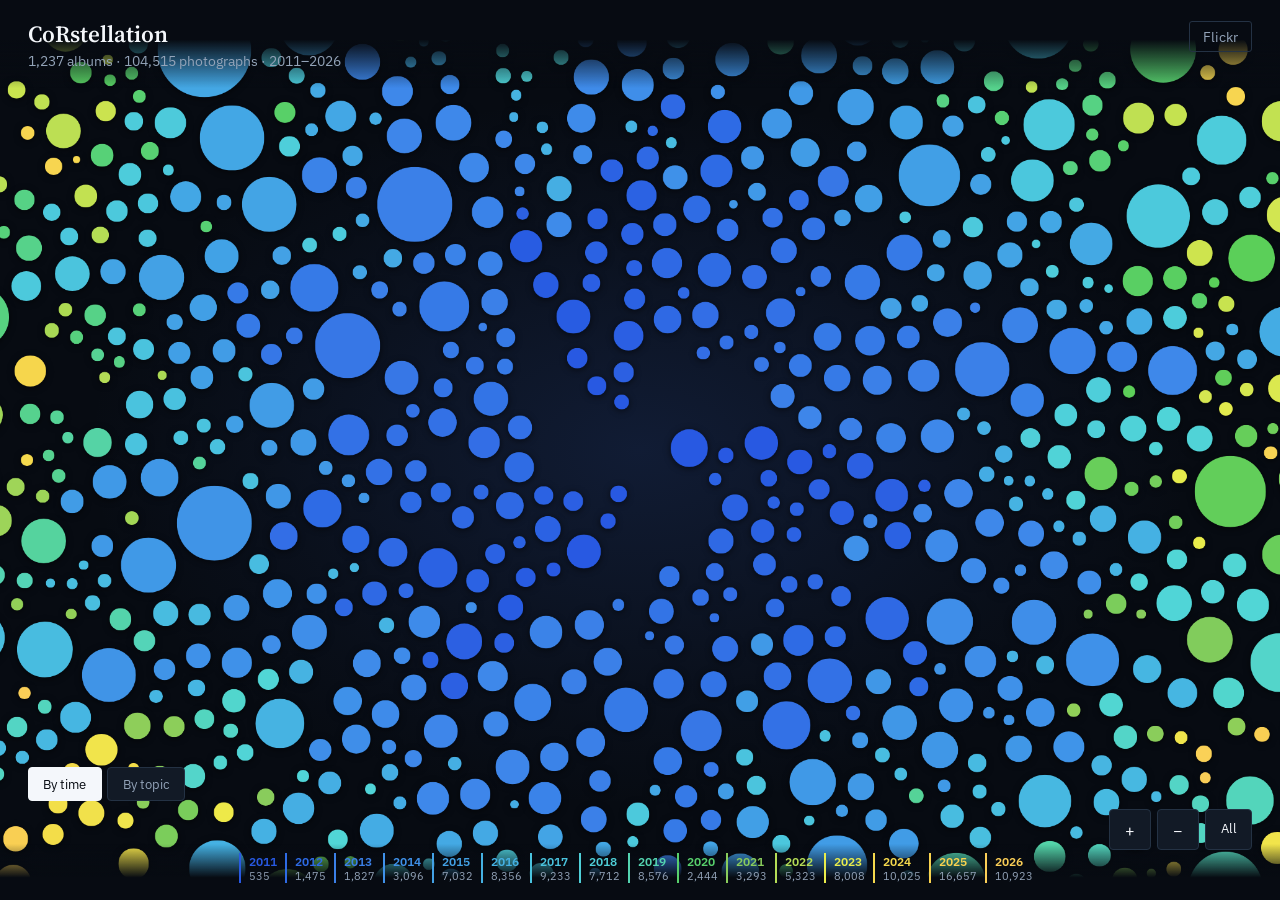
<file: index.html>
<!DOCTYPE html>
<html lang="en">
<head>
<meta charset="utf-8">
<meta name="viewport" content="width=device-width, initial-scale=1, user-scalable=no">
<title>CoRstellation — fifteen years of CoR in pictures</title>
<link rel="preconnect" href="https://fonts.googleapis.com">
<link rel="preconnect" href="https://fonts.gstatic.com" crossorigin>
<link href="https://fonts.googleapis.com/css2?family=IBM+Plex+Sans:wght@400;500;600&family=Source+Serif+4:opsz,wght@8..60,400;8..60,600&display=swap" rel="stylesheet">
<link rel="stylesheet" href="assets/corstellation.css">
</head>
<body>

<!-- ---------------------------------------------------------------------
     The galaxy
     ------------------------------------------------------------------ -->
<div id="stage"><div id="world"></div></div>

<header>
  <div>
    <h1>CoRstellation</h1>
    <p class="sub" id="sub">loading…</p>
  </div>
  <nav>
    <a href="https://www.flickr.com/photos/cor-photos/albums" target="_blank" rel="noopener">Flickr</a>
  </nav>
</header>

<div id="topicLabels" hidden></div>
<div id="tip" hidden></div>

<div id="modes" role="group" aria-label="Layout">
  <button id="byTime"  aria-pressed="true">By time</button>
  <button id="byTopic" aria-pressed="false">By topic</button>
</div>
<div id="years" aria-hidden="true"></div>

<div id="hud">
  <button id="zoomIn"  aria-label="Zoom in">+</button>
  <button id="zoomOut" aria-label="Zoom out">−</button>
  <button id="showAll">All</button>
</div>

<p id="hint">drag anywhere to move · keep zooming on an album to enter it · zoom out to come back</p>
<p id="notice" hidden></p>

<!-- ---------------------------------------------------------------------
     Inside an album
     ------------------------------------------------------------------ -->
<section id="album" hidden>
  <header class="abar">
    <button id="back">← Back</button>
    <div>
      <h2 id="aTitle"></h2>
      <p id="aMeta"></p>
    </div>
    <a id="aFlickr" target="_blank" rel="noopener">Open on Flickr</a>
  </header>
  <div id="pstage"><div id="pworld"></div></div>
  <p id="aMore" hidden></p>
</section>

<!-- ---------------------------------------------------------------------
     One photograph, large
     ------------------------------------------------------------------ -->
<div id="light" hidden>
  <button id="lightClose" aria-label="Close">×</button>
  <button id="lightPrev"  aria-label="Previous">‹</button>
  <img id="lightImg" alt="">
  <button id="lightNext"  aria-label="Next">›</button>
  <p id="lightCap"></p>
</div>

<!-- Public Flickr application key of the CoR. It identifies the application
     and grants no write access. The application secret is not here and is not
     needed to read public photographs. -->
<script>window.FLICKR_KEY = "7ffcea1edea88202e277b41b0f0e2971";</script>
<script src="data/albums.js"></script>
<script src="data/topics.js"></script>
<script src="assets/corstellation.js"></script>
</body>
</html>
</file>
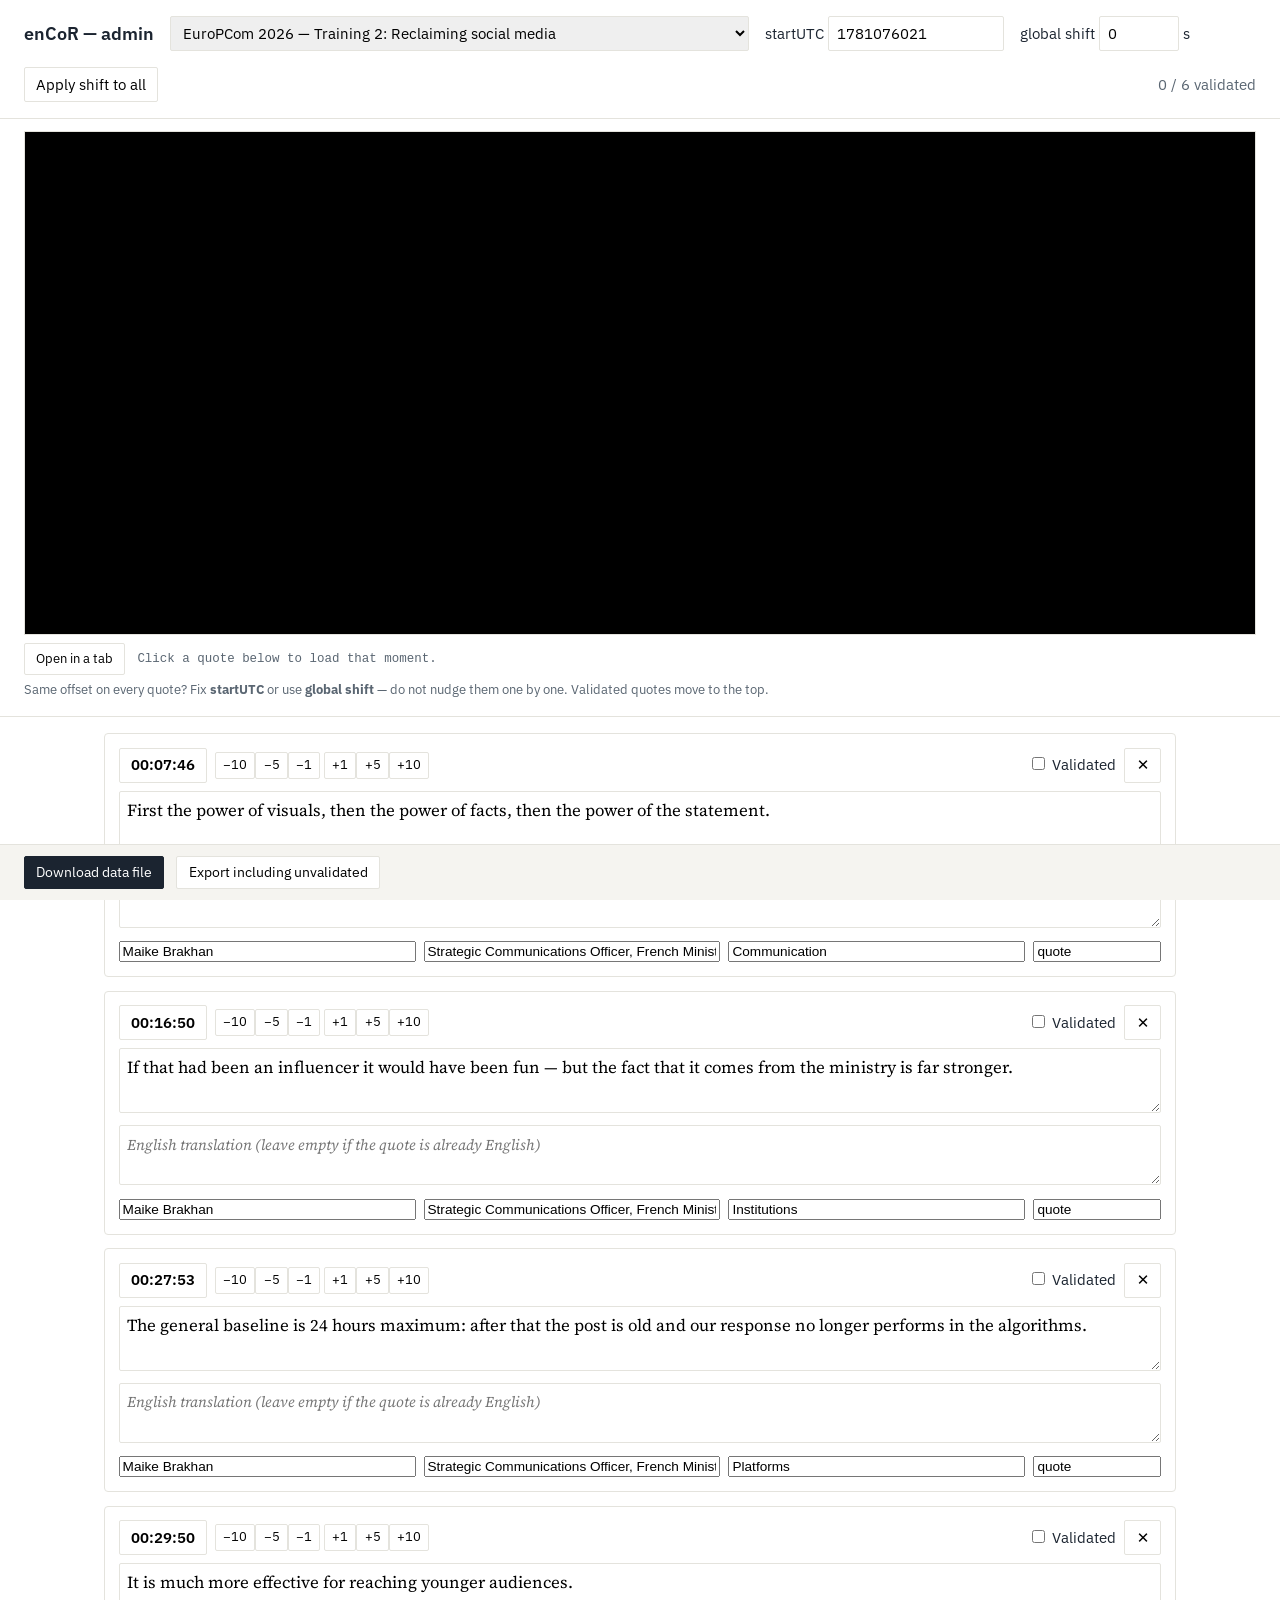
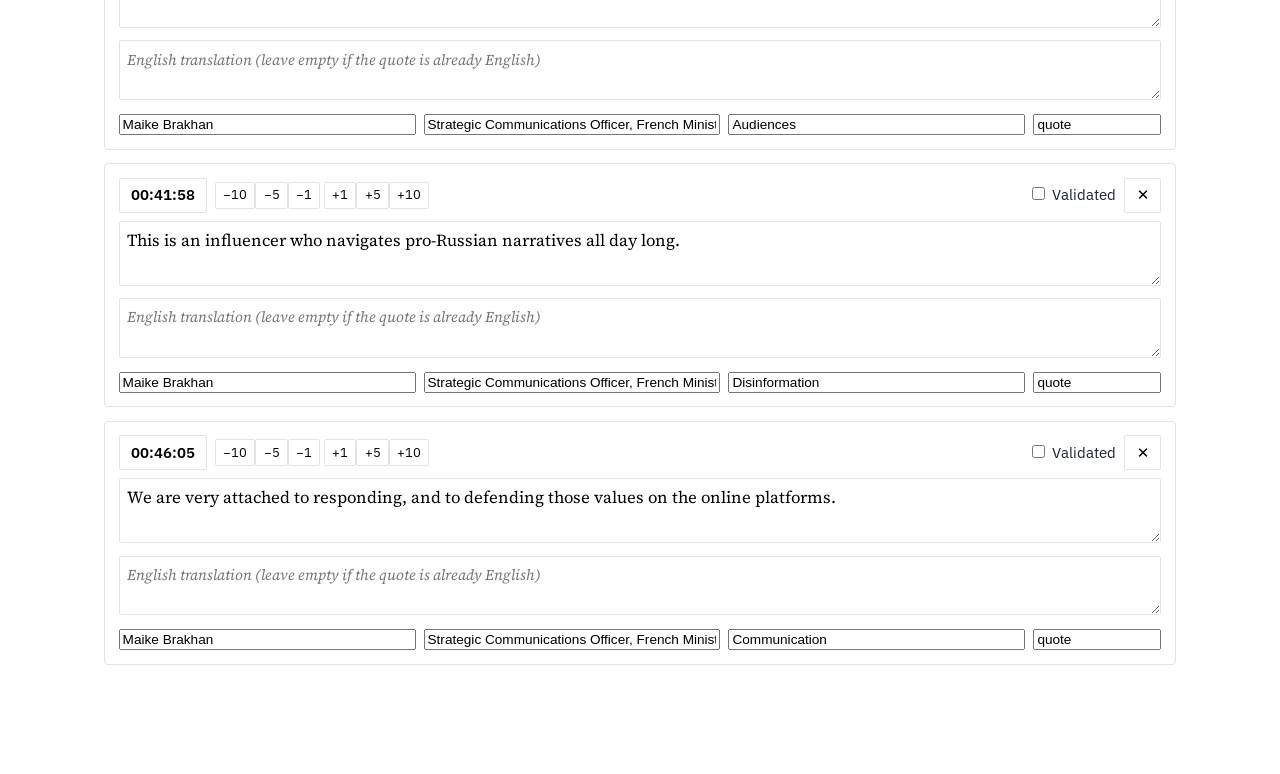
<file: admin.html>
<!DOCTYPE html>
<html lang="en">
<head>
<meta charset="utf-8">
<meta name="viewport" content="width=device-width, initial-scale=1">
<title>enCoR — admin</title>
<link rel="preconnect" href="https://fonts.googleapis.com">
<link rel="preconnect" href="https://fonts.gstatic.com" crossorigin>
<link href="https://fonts.googleapis.com/css2?family=IBM+Plex+Sans:wght@400;500;600&family=Source+Serif+4:opsz,wght@8..60,400;8..60,600&display=swap" rel="stylesheet">
<link rel="stylesheet" href="assets/admin.css">
</head>

</head>
<body>
<header>
  <h1>enCoR — admin</h1>
  <select id="sess"></select>
  <label>startUTC <input type="number" id="startUTC" style="width:11rem"></label>
  <label>global shift <input type="number" id="shift" value="0" style="width:5rem"> s</label>
  <button id="applyShift">Apply shift to all</button>
  <span id="counter" style="margin-left:auto;color:var(--soft)"></span>
</header>

<div class="player">
  <iframe id="frame" title="Session player"></iframe>
  <div class="playerbar">
    <button id="openTab">Open in a tab</button>
    <code id="frameHint">Click a quote below to load that moment.</code>
  </div>
  <p class="hint">Same offset on every quote? Fix <b>startUTC</b> or use <b>global shift</b> — do not nudge them one by one. Validated quotes move to the top.</p>
</div>

<div class="list" id="list"></div>

<div class="bar">
  <button class="primary" id="export">Download data file</button>
  <button id="exportAll">Export including unvalidated</button>
  <span id="status" style="color:var(--soft)"></span>
</div>

<script src="data/index.js"></script>
<script src="assets/admin.js"></script>
</body>
</html>
</file>
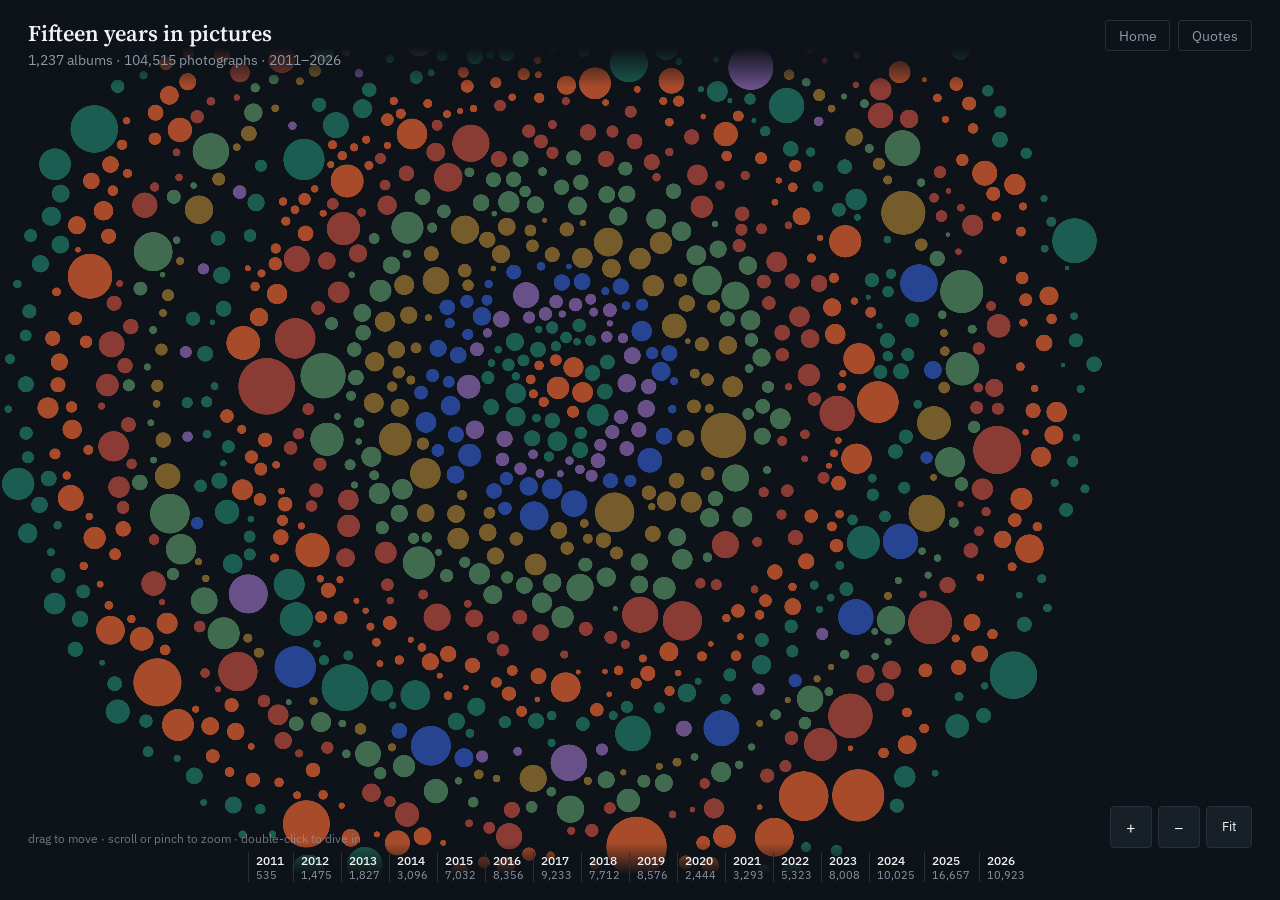
<file: albums.html>
<!DOCTYPE html>
<html lang="en">
<head>
<meta charset="utf-8">
<meta name="viewport" content="width=device-width, initial-scale=1, user-scalable=no">
<title>enCoR — fifteen years in pictures</title>
<link rel="preconnect" href="https://fonts.googleapis.com">
<link rel="preconnect" href="https://fonts.gstatic.com" crossorigin>
<link href="https://fonts.googleapis.com/css2?family=IBM+Plex+Sans:wght@400;500;600&family=Source+Serif+4:opsz,wght@8..60,400;8..60,600&display=swap" rel="stylesheet">
<link rel="stylesheet" href="assets/albums.css">
</head>
<body>

<header>
  <div>
    <h1>Fifteen years in pictures</h1>
    <p class="sub" id="sub">loading…</p>
  </div>
  <nav>
    <a href="index.html">Home</a>
    <a href="corpus.html">Quotes</a>
  </nav>
</header>

<div id="stage">
  <div id="world"></div>
</div>

<div id="years" aria-hidden="true"></div>

<aside id="panel">
  <button class="close" id="close" aria-label="Close">×</button>
  <h2 id="pTitle"></h2>
  <p class="meta" id="pMeta"></p>
  <a class="open" id="pOpen" target="_blank" rel="noopener">Open the album on Flickr</a>
</aside>

<div id="hud">
  <button id="zIn"  aria-label="Zoom in">+</button>
  <button id="zOut" aria-label="Zoom out">−</button>
  <button id="fit">Fit</button>
</div>

<p id="hint">drag to move · scroll or pinch to zoom · double-click to dive in</p>

<script src="data/flickr-albums.js"></script>
<script src="assets/albums.js"></script>
</body>
</html>
</file>
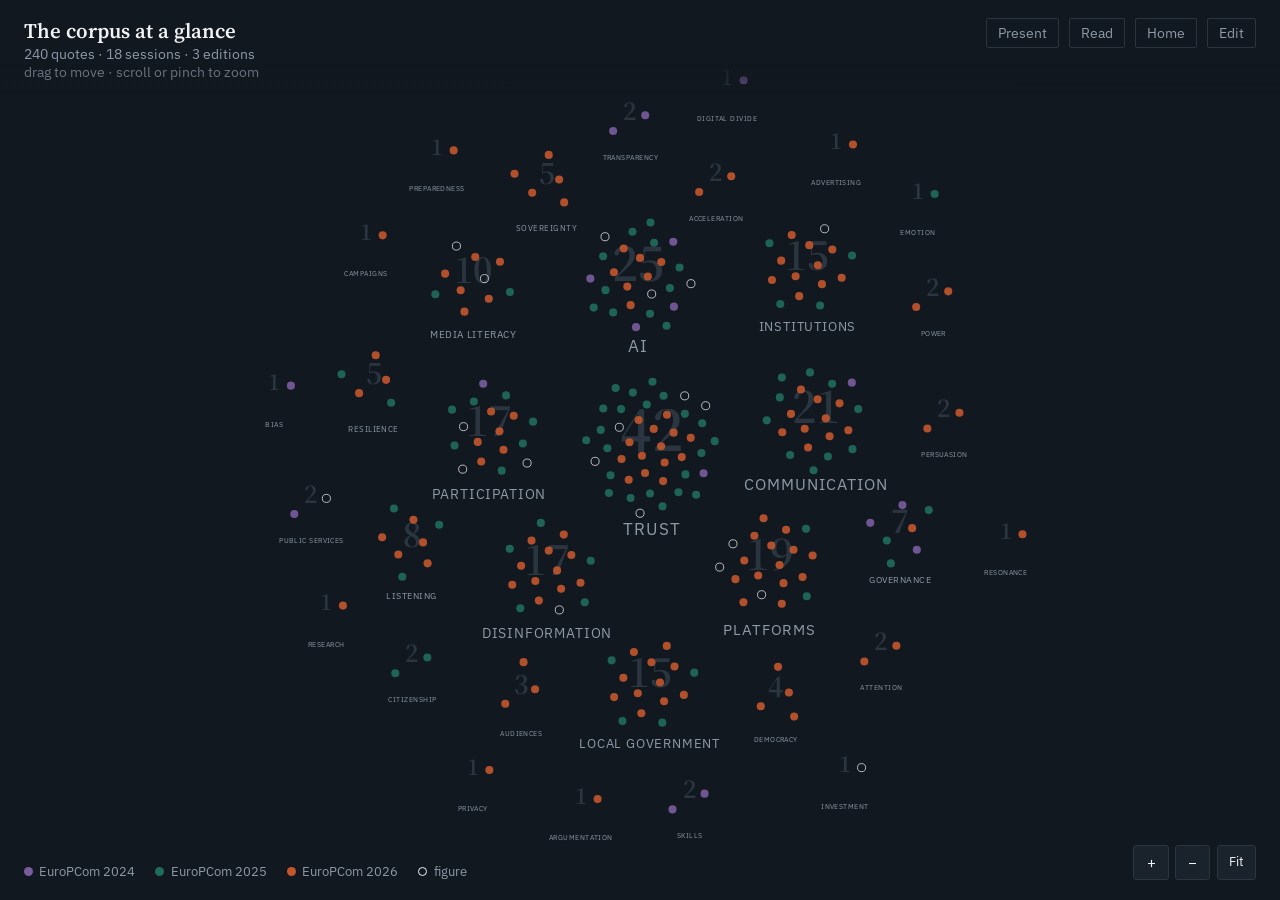
<file: corpus.html>
<!DOCTYPE html>
<html lang="en">
<head>
<meta charset="utf-8">
<meta name="viewport" content="width=device-width, initial-scale=1">
<title>enCoR — the corpus at a glance</title>
<link rel="preconnect" href="https://fonts.googleapis.com">
<link rel="preconnect" href="https://fonts.gstatic.com" crossorigin>
<link href="https://fonts.googleapis.com/css2?family=IBM+Plex+Sans:wght@400;500;600&family=Source+Serif+4:opsz,wght@8..60,400;8..60,600&display=swap" rel="stylesheet">
<link rel="stylesheet" href="assets/corpus.css">
</head>

</head>
<body>

<header>
  <div>
    <h1>The corpus at a glance</h1>
    <p class="sub" id="sub">loading…</p>
    <p class="sub" style="opacity:.7">drag to move · scroll or pinch to zoom</p>
  </div>
  <nav>
    <button id="playBtn">Present</button>
    <a href="read.html">Read</a>
    <a href="index.html">Home</a>
    <a href="admin.html">Edit</a>
  </nav>
</header>

<div id="stage"><svg id="map" role="img" aria-label="Every quote in the corpus, grouped by theme. Drag to move, scroll or pinch to zoom."></svg></div>

<div id="zoombar">
  <button id="zoomIn"  aria-label="Zoom in">+</button>
  <button id="zoomOut" aria-label="Zoom out">−</button>
  <button id="fit" aria-label="Fit the whole corpus">Fit</button>
</div>

<div id="legend"></div>
<div id="tip"></div>

<aside id="detail" aria-live="polite">
  <button class="close" id="closeDetail" aria-label="Close">×</button>
  <div id="detailBody"></div>
</aside>

<div id="story" role="dialog" aria-label="Presentation mode">
  <div class="prog" id="prog"></div>
  <p class="theme" id="sTheme"></p>
  <blockquote id="sQuote"></blockquote>
  <p class="tr" id="sTr"></p>
  <p class="who" id="sWho"></p>
  <div class="nav">click or press → to advance · ← to go back · Esc to leave</div>
</div>

<script src="data/index.js"></script>
<script src="assets/corpus.js"></script>
</body>
</html>
</file>
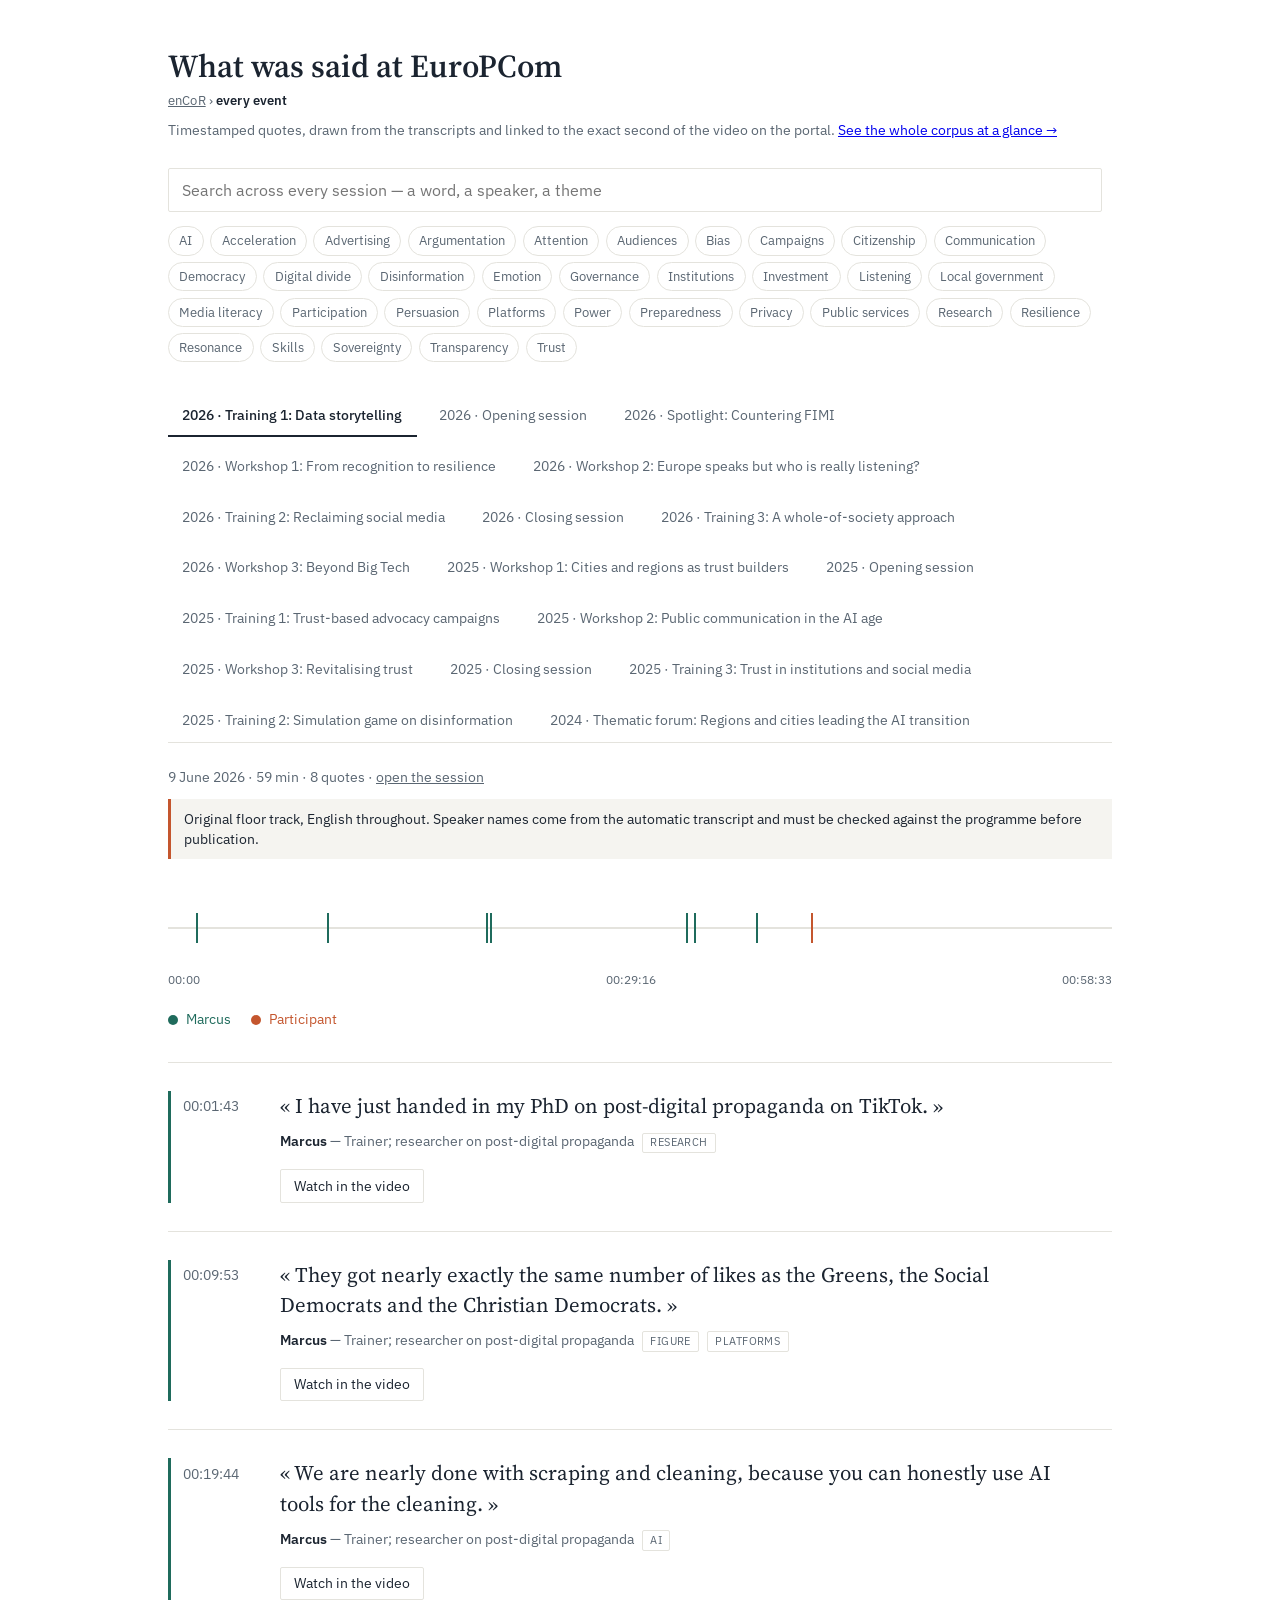
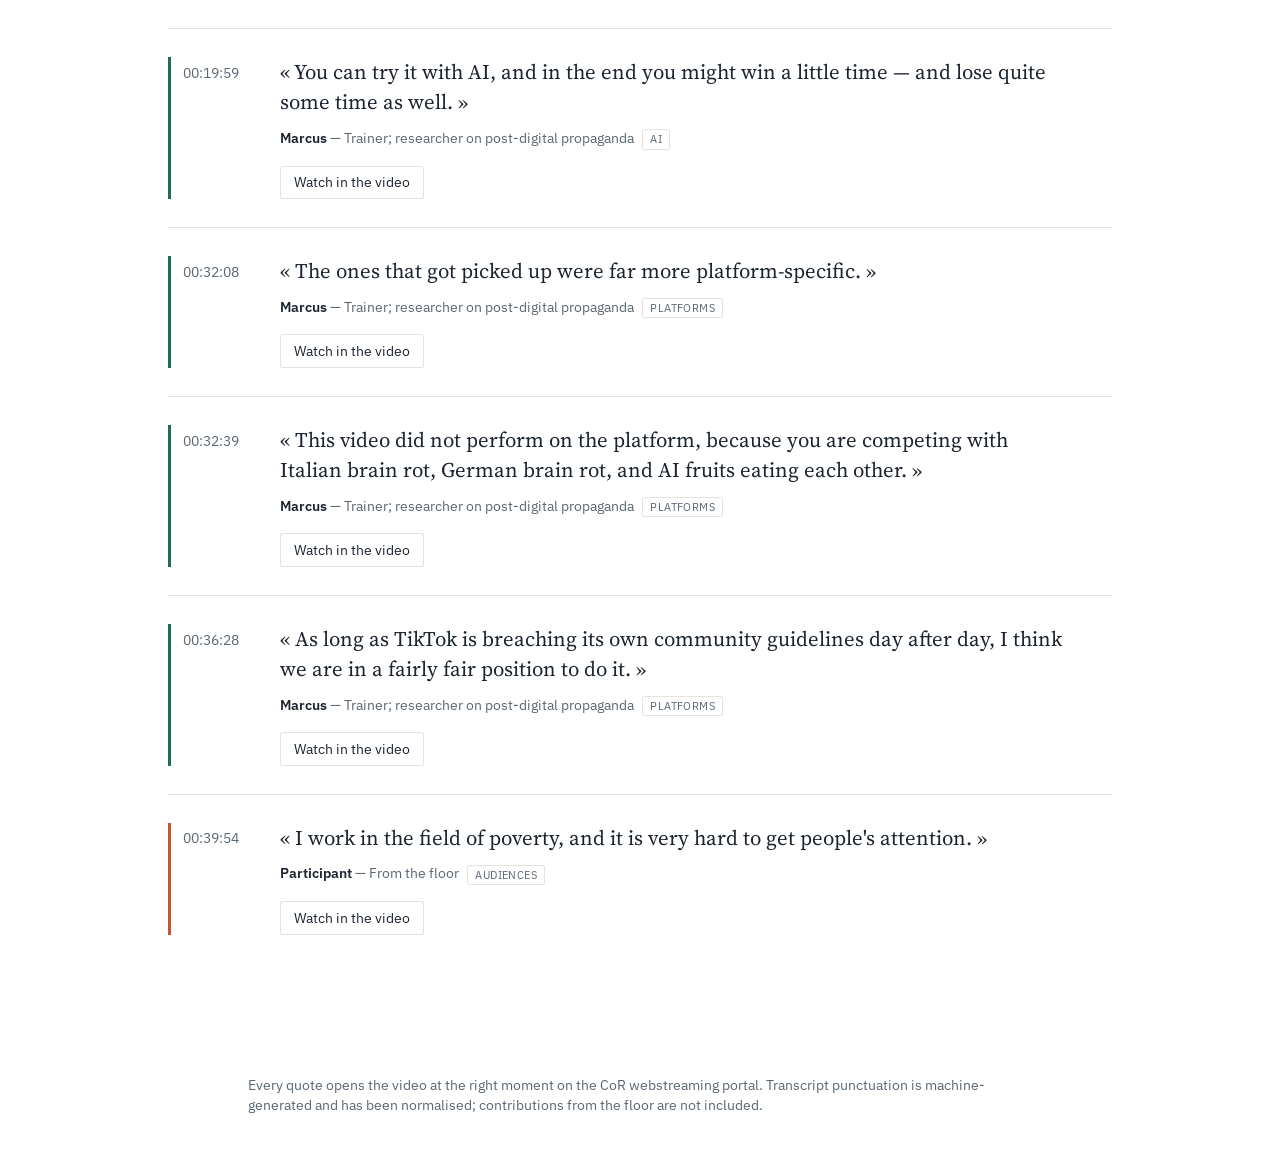
<file: read.html>
<!DOCTYPE html>
<html lang="en">
<head>
<meta charset="utf-8">
<meta name="viewport" content="width=device-width, initial-scale=1">
<title>EuroPCom — timestamped quotes</title>
<link rel="preconnect" href="https://fonts.googleapis.com">
<link rel="preconnect" href="https://fonts.gstatic.com" crossorigin>
<link href="https://fonts.googleapis.com/css2?family=IBM+Plex+Sans:wght@400;500;600&family=Source+Serif+4:opsz,wght@8..60,400;8..60,600&display=swap" rel="stylesheet">
<link rel="stylesheet" href="assets/encor.css">
</head>

</head>
<body>
<div class="wrap">
  <h1>What was said at EuroPCom</h1>
  <p class="scope" id="scope"></p>
  <p class="sub">Timestamped quotes, drawn from the transcripts and linked to the exact second of the video on the portal.
     <a href="corpus.html">See the whole corpus at a glance →</a></p>

  <div class="search">
    <input id="q" type="search" placeholder="Search across every session — a word, a speaker, a theme" aria-label="Search">
    <span class="count" id="count"></span>
  </div>
  <div class="chips" id="chips"></div>

  <div class="tabs" id="tabs" role="tablist"></div>
  <p class="meta" id="meta"></p>
  <div id="warn"></div>

  <div class="tl" id="tl"><div class="tl-track"></div></div>
  <div class="scale" id="scale"></div>
  <div class="legend" id="legend"></div>

  <div id="list"></div>
  <div class="deep" id="deep" hidden></div>
</div>

<footer>
  Every quote opens the video at the right moment on the CoR webstreaming portal.
  Transcript punctuation is machine-generated and has been normalised;
  contributions from the floor are not included.
</footer>

<!-- ---------------------------------------------------------------------
     Scripts, in dependency order. Nothing runs inline: the page can be
     served under a strict Content-Security-Policy without 'unsafe-inline'.
     ------------------------------------------------------------------- -->
<script src="assets/core.js"></script>
<script src="assets/vocabulary.js"></script>
<script src="assets/context.js"></script>
<script src="data/index.js"></script>
<script src="assets/read.js"></script>
</body>
</html>
</file>
<file: assets/corstellation.css>
/* =========================================================================
   CoRstellation — fifteen years of CoR photo albums
   1 tokens · 2 header · 3 stage · 4 albums · 5 year ruler · 6 hud
   7 album view · 8 lightbox

   Built for a wall display as much as a laptop: large hit areas, nothing that
   depends on hovering, nothing that needs a mouse.
   ========================================================================= */

/* --- 1. tokens ---------------------------------------------------------- */
:root{
  --ink:#F4F7FB; --soft:#93A3B8; --bg:#070B12; --panel:#121A26; --rule:#243244;
}
*{box-sizing:border-box}
/* Une regle d'identifiant l'emporte sur la feuille du navigateur : sans ceci,
   un #light{display:flex} rend l'element visible malgre son attribut hidden. */
[hidden]{display:none!important}
html,body{margin:0;height:100%;overflow:hidden;background:var(--bg)}
body{color:var(--ink);font-family:"IBM Plex Sans",system-ui,sans-serif;
  -webkit-font-smoothing:antialiased;overscroll-behavior:none}

/* --- 2. header ---------------------------------------------------------- */
header{position:fixed;top:0;left:0;right:0;z-index:6;padding:1.1rem 1.75rem;
  display:flex;gap:1.5rem;align-items:baseline;flex-wrap:wrap;pointer-events:none;
  background:linear-gradient(var(--bg) 45%,transparent)}
header>*{pointer-events:auto}
h1{font-family:"Source Serif 4",Georgia,serif;font-size:1.45rem;font-weight:600;margin:0}
.sub{color:var(--soft);font-size:.85rem;margin:.15rem 0 0}
nav{margin-left:auto}
nav a{font-size:.85rem;color:var(--soft);text-decoration:none;
  border:1px solid var(--rule);border-radius:3px;padding:.35rem .8rem}
nav a:hover{color:var(--ink);border-color:var(--soft)}

/* --- 3. stage ----------------------------------------------------------- */
/* The world is one transformed layer: panning and zooming are composited by
   the GPU rather than re-laid out, so 1,237 nodes cost no more than one. */
#stage{position:absolute;inset:0;overflow:hidden;touch-action:none;cursor:grab;
  background:radial-gradient(ellipse 60% 55% at 50% 50%,
    rgba(56,96,190,.20), rgba(56,96,190,.05) 50%, transparent 72%)}
#stage.dragging{cursor:grabbing}
#world{position:absolute;top:0;left:0;transform-origin:0 0;will-change:transform}

/* --- 4. albums ---------------------------------------------------------- */
.album{position:absolute;border-radius:50%;transform:translate(-50%,-50%);
  background:currentColor;cursor:pointer;
  box-shadow:0 0 12px 1px currentColor;
  transition:box-shadow .16s ease}
.album:hover{box-shadow:0 0 0 3px rgba(255,255,255,.45),0 0 16px 2px currentColor}
/* La zone de contact reste legerement debordante, mais sans plus : on peut
   desormais glisser depuis une planete, donc elle n'a plus besoin d'etre
   genereuse au point de manger tout le fond. */
.album::after{content:"";position:absolute;inset:-5px;border-radius:50%}
.album.cover{background-size:cover;background-position:center;
  box-shadow:0 2px 12px rgba(0,0,0,.6)}
.album.cover:hover{box-shadow:0 0 0 3px rgba(255,255,255,.5),0 2px 12px rgba(0,0,0,.6)}

/* Le libelle de l'album survole. Il vit hors du calque transforme, donc sa
   taille ne depend pas de l'echelle, et il est centre sur le cercle. */
#tip{position:fixed;z-index:6;transform:translate(-50%,0);pointer-events:none;
  white-space:nowrap;font-size:13px;line-height:1.3;color:var(--ink);
  background:rgba(7,11,18,.82);border:1px solid var(--rule);border-radius:4px;
  padding:5px 10px;backdrop-filter:blur(3px);
  box-shadow:0 4px 16px rgba(0,0,0,.5)}
#tip small{display:block;color:var(--soft);font-size:11px}

/* --- 5. year ruler ------------------------------------------------------ */
#years{position:fixed;left:0;right:0;bottom:0;z-index:5;display:flex;
  justify-content:center;flex-wrap:wrap;padding:.6rem 1rem 1.05rem;
  pointer-events:none;background:linear-gradient(transparent,var(--bg) 60%)}
#years span{font-size:.68rem;color:var(--soft);font-variant-numeric:tabular-nums;
  padding:0 .5rem;border-left:2px solid var(--rule)}
#years b{display:block;font-weight:600;font-size:.78rem}

/* --- 6. hud ------------------------------------------------------------- */
#hud{position:fixed;right:1.75rem;bottom:3.1rem;z-index:11;display:flex;gap:.4rem}
#hud button{font:inherit;font-size:1rem;min-width:2.6rem;height:2.6rem;
  background:var(--panel);color:var(--ink);border:1px solid var(--rule);
  border-radius:4px;cursor:pointer;line-height:1}
#hud button:hover{border-color:var(--soft)}
#hud #showAll{font-size:.8rem;padding:0 .9rem}

#hint{position:fixed;left:1.75rem;bottom:3.3rem;z-index:6;margin:0;
  font-size:.78rem;color:var(--soft);opacity:.75;transition:opacity .5s ease}
#hint.gone{opacity:0}

#notice{position:fixed;left:50%;transform:translateX(-50%);bottom:3.3rem;z-index:7;
  margin:0;font-size:.82rem;padding:.5rem .9rem;border-radius:4px;
  background:var(--panel);border:1px solid #8A6A2F;color:#E8C46A}

/* --- 7. album view ------------------------------------------------------ */
/* Entering an album rather than scattering thumbnails in the field: beyond a
   handful, a ring of photographs overlaps its neighbours and nothing can be
   clicked cleanly. */
#album{position:fixed;inset:0;z-index:9;background:var(--bg);overflow:hidden;
  animation:enter .3s cubic-bezier(.2,.7,.2,1)}
@keyframes enter{from{opacity:0;transform:scale(.97)}to{opacity:1;transform:none}}
.abar{position:absolute;top:0;left:0;right:0;z-index:3;display:flex;gap:1.25rem;align-items:center;
  padding:1.1rem 1.75rem;flex-wrap:wrap;
  background:linear-gradient(var(--bg) 72%,transparent)}
.abar h2{font-family:"Source Serif 4",Georgia,serif;font-size:1.35rem;
  font-weight:600;margin:0;line-height:1.2}
.abar p{margin:.2rem 0 0;color:var(--soft);font-size:.85rem}
.abar button,.abar a{font:inherit;font-size:.85rem;color:var(--soft);background:none;
  border:1px solid var(--rule);border-radius:3px;padding:.4rem .85rem;
  cursor:pointer;text-decoration:none}
.abar button:hover,.abar a:hover{color:var(--ink);border-color:var(--soft)}
.abar a{margin-left:auto}

/* Les photographies forment un champ, comme les albums : meme geste, meme
   moteur. Une grille aurait impose un autre mode de deplacement au milieu
   d'une exploration. */
#pstage{position:absolute;inset:0;overflow:hidden;touch-action:none;cursor:grab;
  background:radial-gradient(ellipse 60% 55% at 50% 50%,
    rgba(56,96,190,.16), transparent 70%)}
#pstage.dragging{cursor:grabbing}
#pworld{position:absolute;top:0;left:0;transform-origin:0 0;will-change:transform}
.photo{position:absolute;transform:translate(-50%,-50%);border-radius:3px;
  background-size:cover;background-position:center;background-color:var(--panel);
  cursor:pointer;box-shadow:0 2px 10px rgba(0,0,0,.55);
  transition:box-shadow .16s ease}
.photo:hover{box-shadow:0 0 0 3px rgba(255,255,255,.55),0 2px 14px rgba(0,0,0,.6);z-index:2}
.photo::after{content:"";position:absolute;inset:-4px}
#aMore{position:absolute;left:0;right:0;bottom:1rem;text-align:center;
  color:var(--soft);font-size:.82rem;margin:0;pointer-events:none}

/* --- 8. lightbox -------------------------------------------------------- */
#light{position:fixed;inset:0;z-index:10;background:rgba(4,7,13,.97);
  display:flex;align-items:center;justify-content:center}
#light img{max-width:92vw;max-height:84vh;object-fit:contain;border-radius:3px}
#light p{position:absolute;bottom:1.5rem;left:0;right:0;text-align:center;
  color:var(--soft);font-size:.85rem;margin:0;padding:0 2rem}
#light button{position:absolute;background:none;border:0;color:var(--ink);
  cursor:pointer;opacity:.6;line-height:1}
#light button:hover{opacity:1}
#lightClose{top:1rem;right:1.5rem;font-size:2.2rem}
#lightPrev,#lightNext{top:50%;transform:translateY(-50%);font-size:3.4rem;padding:1rem}
#lightPrev{left:.5rem} #lightNext{right:.5rem}

@media (prefers-reduced-motion:reduce){*{transition:none!important;animation:none!important}}

/* --- 10. layout switch and topic labels --------------------------------- */
#modes{position:fixed;left:1.75rem;bottom:6.2rem;z-index:6;display:flex;gap:.35rem}
#modes button{font:inherit;font-size:.82rem;padding:.45rem .9rem;cursor:pointer;
  background:var(--panel);color:var(--soft);border:1px solid var(--rule);border-radius:4px}
#modes button:hover{color:var(--ink);border-color:var(--soft)}
#modes button[aria-pressed="true"]{background:var(--ink);color:var(--bg);border-color:var(--ink)}

/* Les noms de themes vivent hors du calque transforme : taille constante. */
#topicLabels{position:fixed;inset:0;z-index:5;pointer-events:none}
.tlabel{position:absolute;transform:translate(-50%,0);white-space:nowrap;
  text-align:center;transition:opacity .25s ease}
.tlabel b{display:block;font-size:15px;font-weight:600;color:var(--ink);
  text-shadow:0 1px 5px #000,0 0 14px #000}
.tlabel span{display:block;font-size:11px;color:var(--soft);
  text-shadow:0 1px 4px #000}
</file>
<file: assets/admin.css>
/* =========================================================================
   enCoR — admin stylesheet
   Sections: 1 tokens · 2 header · 3 player · 4 quote editor · 5 action bar
   ========================================================================= */
:root{--ink:#1B2430;--soft:#5A6672;--rule:#E4E3DD;--paper:#FFF;--panel:#F5F4F0;--ok:#1F6B5C;--warn:#C4562E}
*{box-sizing:border-box}
html,body{margin:0;height:100%}
body{background:var(--paper);color:var(--ink);font-family:"IBM Plex Sans",system-ui,sans-serif;font-size:15px;line-height:1.45}
header{padding:1rem 1.5rem;border-bottom:1px solid var(--rule);display:flex;gap:1rem;align-items:center;flex-wrap:wrap}
header h1{font-size:1.1rem;margin:0;font-weight:600}
select,input[type=number],input[type=text]{font:inherit;padding:.35rem .5rem;border:1px solid var(--rule);border-radius:2px}
button{font:inherit;padding:.35rem .7rem;border:1px solid var(--rule);background:var(--paper);border-radius:2px;cursor:pointer}
button:hover{background:var(--panel)}
button.primary{background:var(--ink);color:var(--paper);border-color:var(--ink)}
.player{position:sticky;top:0;z-index:5;background:var(--paper);border-bottom:1px solid var(--rule);padding:.75rem 1.5rem 1rem}
#frame{width:100%;height:56vh;min-height:320px;border:1px solid var(--rule);background:#000;display:block}
.playerbar{display:flex;gap:.75rem;align-items:center;flex-wrap:wrap;margin-top:.5rem;font-size:.82rem;color:var(--soft)}
.playerbar code{font-size:.78rem;word-break:break-all}
.list{padding:1rem 1.5rem 6rem;max-width:70rem;margin:0 auto}
.hint{font-size:.8rem;color:var(--soft);margin:.4rem 0 0}
.sep{margin:1.5rem 0 .75rem;font-size:.8rem;text-transform:uppercase;letter-spacing:.05em;color:var(--soft);border-top:1px solid var(--rule);padding-top:.75rem}
.q{cursor:pointer;border:1px solid var(--rule);border-radius:4px;padding:.85rem;margin-bottom:.85rem;background:var(--paper)}
.q.valid{border-color:var(--ok);border-left-width:4px}
.q.cur{box-shadow:0 0 0 2px var(--ink) inset}
.row{display:flex;gap:.5rem;align-items:center;flex-wrap:wrap;margin-bottom:.5rem}
.tcode{font-variant-numeric:tabular-nums;font-weight:600;min-width:5.5rem}
.nudge button{padding:.2rem .45rem;font-size:.8rem}
textarea{font:inherit;width:100%;border:1px solid var(--rule);border-radius:2px;padding:.45rem;resize:vertical}
textarea.or{font-family:"Source Serif 4",Georgia,serif;font-size:1.05rem;min-height:3.2rem}
textarea.en{font-family:"Source Serif 4",Georgia,serif;font-style:italic;color:var(--soft);min-height:2.6rem;margin-top:.4rem}
.meta{display:flex;gap:.5rem;margin-top:.5rem;flex-wrap:wrap}
.meta input{flex:1;min-width:8rem;font-size:.85rem}
.bar{position:fixed;bottom:0;left:0;right:0;background:var(--panel);border-top:1px solid var(--rule);padding:.7rem 1.5rem;display:flex;gap:.75rem;align-items:center;flex-wrap:wrap;font-size:.85rem}
@media (max-width:900px){#frame{height:38vh}}
</file>
<file: assets/albums.css>
/* =========================================================================
   enCoR — album constellation
   Sections: 1 tokens · 2 header · 3 stage and world · 4 album nodes
             5 year ruler · 6 panel · 7 hud
   Built for a wall display and for touch: large hit areas, no hover-only
   affordance, everything reachable with one finger.
   ========================================================================= */

/* --- 1. tokens ---------------------------------------------------------- */
:root{
  --ink:#F2F3F5; --soft:#8E99A6; --bg:#0E1319; --panel:#171F27; --rule:#26313B;
}
*{box-sizing:border-box}
html,body{margin:0;height:100%;overflow:hidden;background:var(--bg)}
body{color:var(--ink);font-family:"IBM Plex Sans",system-ui,sans-serif;
  -webkit-font-smoothing:antialiased;overscroll-behavior:none}

/* --- 2. header ---------------------------------------------------------- */
header{position:fixed;top:0;left:0;right:0;z-index:6;padding:1.1rem 1.75rem;
  display:flex;gap:1.5rem;align-items:baseline;flex-wrap:wrap;pointer-events:none;
  background:linear-gradient(var(--bg) 55%,transparent)}
header>*{pointer-events:auto}
h1{font-family:"Source Serif 4",Georgia,serif;font-size:1.4rem;font-weight:600;margin:0}
.sub{color:var(--soft);font-size:.85rem;margin:.15rem 0 0}
nav{margin-left:auto;display:flex;gap:.5rem}
nav a{font-size:.85rem;color:var(--soft);text-decoration:none;border:1px solid var(--rule);
  border-radius:3px;padding:.35rem .8rem}
nav a:hover{color:var(--ink);border-color:var(--soft)}

/* --- 3. stage and world ------------------------------------------------- */
/* Le monde est un calque transforme : translate + scale sont composites par
   le GPU, donc le deplacement reste fluide avec plus de mille noeuds. */
#stage{position:absolute;inset:0;touch-action:none;cursor:grab;overflow:hidden}
#stage.dragging{cursor:grabbing}
#world{position:absolute;top:0;left:0;transform-origin:0 0;will-change:transform}

/* --- 4. album nodes ----------------------------------------------------- */
.album{position:absolute;border-radius:50%;transform:translate(-50%,-50%);
  background:currentColor;opacity:.85;cursor:pointer;
  transition:opacity .18s ease,box-shadow .18s ease}
.album:hover,.album.on{opacity:1;box-shadow:0 0 0 3px rgba(255,255,255,.28)}
.album::after{content:"";position:absolute;inset:-14px;border-radius:50%}

.label{position:absolute;transform:translate(-50%,0);white-space:nowrap;
  font-size:12px;color:var(--ink);text-shadow:0 1px 3px rgba(0,0,0,.9);
  pointer-events:none;opacity:0;transition:opacity .2s ease}
.label.show{opacity:.92}
.label small{display:block;color:var(--soft);font-size:10px}

/* --- 5. year ruler ------------------------------------------------------ */
#years{position:fixed;left:0;right:0;bottom:0;z-index:5;display:flex;
  justify-content:center;gap:.1rem;padding:.6rem 1rem 1.1rem;pointer-events:none;
  background:linear-gradient(transparent,var(--bg) 55%)}
#years span{font-size:.7rem;color:var(--soft);font-variant-numeric:tabular-nums;
  padding:0 .45rem;border-left:1px solid var(--rule)}
#years span b{display:block;color:var(--ink);font-weight:500;font-size:.78rem}

/* --- 6. panel ----------------------------------------------------------- */
#panel{position:fixed;right:0;top:0;bottom:0;width:min(26rem,92vw);z-index:8;
  background:var(--panel);border-left:1px solid var(--rule);padding:4.5rem 1.75rem 2rem;
  transform:translateX(100%);transition:transform .3s cubic-bezier(.2,.7,.2,1)}
#panel.open{transform:none}
#panel h2{font-family:"Source Serif 4",Georgia,serif;font-size:1.4rem;
  font-weight:600;margin:0;line-height:1.25}
#panel .meta{color:var(--soft);font-size:.9rem;margin:.8rem 0 0}
#panel .open{display:inline-block;margin-top:1.6rem;background:var(--ink);color:var(--bg);
  text-decoration:none;padding:.55rem 1rem;border-radius:3px;font-size:.9rem}
#panel .close{position:absolute;top:1rem;right:1.25rem;background:none;border:0;
  color:var(--soft);font-size:1.6rem;cursor:pointer;line-height:1}

/* --- 7. hud ------------------------------------------------------------- */
#hud{position:fixed;right:1.75rem;bottom:3.25rem;z-index:6;display:flex;gap:.4rem}
#hud button{font:inherit;font-size:1rem;min-width:2.6rem;height:2.6rem;
  background:var(--panel);color:var(--ink);border:1px solid var(--rule);
  border-radius:4px;cursor:pointer;line-height:1}
#hud button:hover{border-color:var(--soft)}
#hud #fit{font-size:.8rem;padding:0 .9rem}

#hint{position:fixed;left:1.75rem;bottom:3.4rem;z-index:6;margin:0;
  font-size:.78rem;color:var(--soft);opacity:.75;transition:opacity .4s ease}
#hint.gone{opacity:0}

@media (prefers-reduced-motion:reduce){*{transition:none!important}}
</file>
<file: assets/corpus.css>
/* =========================================================================
   enCoR — corpus view stylesheet (dark)
   Sections: 1 tokens · 2 header · 3 map · 4 tooltip · 5 detail panel
             6 presentation mode
   ========================================================================= */
:root{
  --ink:#F2F3F5; --soft:#8E99A6; --bg:#12181F; --panel:#1A222B; --rule:#2A3540;
  --e24:#7A5C9E; --e25:#1F6B5C; --e26:#C4562E;
}
*{box-sizing:border-box}
html,body{margin:0;height:100%;overflow:hidden}
body{background:var(--bg);color:var(--ink);font-family:"IBM Plex Sans",system-ui,sans-serif;font-size:15px}

header{position:fixed;top:0;left:0;right:0;z-index:6;padding:1rem 1.5rem;display:flex;gap:1.5rem;align-items:baseline;flex-wrap:wrap;
  background:linear-gradient(var(--bg) 60%,transparent)}
h1{font-family:"Source Serif 4",Georgia,serif;font-size:1.3rem;font-weight:600;margin:0}
.sub{color:var(--soft);font-size:.85rem;margin:0}
nav{margin-left:auto;display:flex;gap:.6rem;align-items:center}
nav a,nav button{font:inherit;font-size:.85rem;color:var(--soft);text-decoration:none;background:none;border:1px solid var(--rule);
  border-radius:2px;padding:.3rem .7rem;cursor:pointer}
nav a:hover,nav button:hover{color:var(--ink);border-color:var(--soft)}
nav button.on{background:var(--ink);color:var(--bg);border-color:var(--ink)}

#stage{position:absolute;inset:0;overflow:hidden;touch-action:none}
svg{width:100%;height:100%;display:block;touch-action:none}
.cluster-label{fill:var(--soft);font-size:11px;letter-spacing:.06em;text-transform:uppercase}
.cluster-count{fill:var(--rule);font-family:"Source Serif 4",Georgia,serif;font-size:34px;font-weight:600}
circle.dot{cursor:pointer;transition:r .18s ease,opacity .18s ease}
circle.dot:hover{r:9}
circle.dot.dim{opacity:.12}
circle.dot.figure{stroke:var(--ink);stroke-width:1.4;fill:none}

#tip{position:fixed;pointer-events:none;z-index:7;max-width:24rem;background:var(--panel);border:1px solid var(--rule);
  border-radius:4px;padding:.6rem .75rem;font-size:.85rem;line-height:1.4;opacity:0;transition:opacity .12s}
#tip b{display:block;color:var(--soft);font-weight:500;font-size:.75rem;margin-bottom:.25rem}

#legend{position:fixed;left:1.5rem;bottom:1.25rem;z-index:6;display:flex;gap:1.25rem;font-size:.8rem;color:var(--soft);flex-wrap:wrap}
#legend span{display:flex;align-items:center;gap:.4rem}
#legend i{width:9px;height:9px;border-radius:50%;display:inline-block}

#detail{position:fixed;right:0;top:0;bottom:0;width:min(30rem,92vw);background:var(--panel);border-left:1px solid var(--rule);
  z-index:8;padding:4.5rem 1.75rem 2rem;overflow-y:auto;transform:translateX(100%);transition:transform .25s ease}
#detail.open{transform:none}
#detail blockquote{font-family:"Source Serif 4",Georgia,serif;font-size:1.4rem;line-height:1.4;margin:0}
#detail .tr{font-family:"Source Serif 4",Georgia,serif;font-style:italic;color:var(--soft);margin:.8rem 0 0;font-size:1.05rem}
#detail .who{margin:1.2rem 0 .2rem;font-weight:600}
#detail .role,#detail .src{color:var(--soft);font-size:.85rem;margin:0}
#detail a.watch{display:inline-block;margin-top:1.4rem;color:var(--bg);background:var(--ink);text-decoration:none;
  padding:.5rem .9rem;border-radius:2px;font-size:.9rem}
#detail .close{position:absolute;top:1rem;right:1.25rem;background:none;border:0;color:var(--soft);font-size:1.5rem;cursor:pointer}

#story{position:fixed;inset:0;z-index:9;background:var(--bg);display:none;flex-direction:column;justify-content:center;
  padding:4rem 8vw;cursor:pointer}
#story.on{display:flex}
#story .theme{color:var(--soft);font-size:.85rem;letter-spacing:.1em;text-transform:uppercase;margin-bottom:2rem}
#story blockquote{font-family:"Source Serif 4",Georgia,serif;font-size:clamp(1.6rem,4.2vw,3.4rem);line-height:1.25;margin:0;max-width:22em}
#story .tr{font-family:"Source Serif 4",Georgia,serif;font-style:italic;color:var(--soft);font-size:clamp(1rem,2vw,1.5rem);margin-top:1.2rem;max-width:26em}
#story .who{margin-top:2.5rem;font-size:1.05rem}
#story .who span{color:var(--soft)}
#story .nav{position:fixed;bottom:1.5rem;left:0;right:0;display:flex;justify-content:center;gap:1rem;color:var(--soft);font-size:.85rem}
#story .prog{position:fixed;top:0;left:0;height:2px;background:var(--e26);transition:width .3s}
@media (prefers-reduced-motion:reduce){*{transition:none!important}}

/* --- 7. zoom controls --------------------------------------------------- */
#zoombar{position:fixed;right:1.5rem;bottom:1.25rem;z-index:6;display:flex;gap:.4rem}
#zoombar button{font:inherit;font-size:.95rem;min-width:2.2rem;height:2.2rem;
  background:var(--panel);color:var(--ink);border:1px solid var(--rule);
  border-radius:3px;cursor:pointer;line-height:1}
#zoombar button:hover{border-color:var(--soft)}
#zoombar button#fit{font-size:.8rem;padding:0 .7rem}
</file>
<file: assets/encor.css>
/* =========================================================================
   enCoR — reading view stylesheet
   Sections: 1 design tokens · 2 base · 3 search · 4 session header
             5 timeline · 6 quote card · 7 context · 8 deep search
   ========================================================================= */
:root{
  --ink:#1B2430; --soft:#5A6672; --rule:#E4E3DD; --paper:#FFF; --panel:#F5F4F0;
  --s1:#1F6B5C; --s2:#C4562E; --s3:#2B4EA8; --s4:#7A5C9E; --s5:#8A6A2F;
}
*{box-sizing:border-box}
html,body{margin:0}
body{background:var(--paper);color:var(--ink);font-family:"IBM Plex Sans",system-ui,sans-serif;font-size:16px;line-height:1.5;-webkit-font-smoothing:antialiased}
.wrap{max-width:62rem;margin:0 auto;padding:3rem 1.5rem 7rem}
h1{font-family:"Source Serif 4",Georgia,serif;font-weight:600;font-size:2rem;line-height:1.15;margin:0 0 .4rem}
.sub{margin:0;color:var(--soft);font-size:.9rem}

.search{display:flex;gap:.6rem;align-items:center;flex-wrap:wrap;margin:1.75rem 0 0}
.search input{flex:1;min-width:14rem;font:inherit;font-size:1rem;padding:.55rem .8rem;border:1px solid var(--rule);border-radius:2px}
.chips{display:flex;flex-wrap:wrap;gap:.4rem;margin:.9rem 0 0}
.chips button{font:inherit;font-size:.8rem;padding:.25rem .65rem;border:1px solid var(--rule);background:var(--paper);border-radius:999px;cursor:pointer;color:var(--soft)}
.chips button:hover{background:var(--panel)}
.chips button[aria-pressed="true"]{background:var(--ink);color:var(--paper);border-color:var(--ink)}
.count{color:var(--soft);font-size:.85rem}
.q blockquote{cursor:pointer}
.q.open blockquote{transform:scale(.94);transform-origin:left center;transition:transform .28s cubic-bezier(.2,.7,.2,1)}
.q blockquote{transition:transform .28s cubic-bezier(.2,.7,.2,1)}
.ctx{overflow:hidden;max-height:0;opacity:0;transition:max-height .35s ease,opacity .25s ease .05s}
.q.open .ctx{max-height:60rem;opacity:1;margin-top:.6rem}
.ctx p{margin:0 0 .6rem;color:var(--soft);font-size:.95rem;line-height:1.55;max-width:42em}
.ctx p.here{color:var(--ink)}
.ctx .lbl{font-size:.72rem;text-transform:uppercase;letter-spacing:.05em;color:var(--soft);margin:.2rem 0 .5rem}
.ctx .loading{font-style:italic}
.deep{margin:2.5rem 0 0;border-top:1px solid var(--rule);padding-top:1.25rem}
.deep h2{font-size:.8rem;text-transform:uppercase;letter-spacing:.05em;color:var(--soft);margin:0 0 .3rem}
.deep p.lead{color:var(--soft);font-size:.85rem;margin:0 0 1rem;max-width:44em}
.seg{display:grid;grid-template-columns:5.5rem 1fr;gap:1.5rem;padding:.9rem 0;border-top:1px solid var(--rule)}
.seg .t{font-variant-numeric:tabular-nums;font-size:.85rem;color:var(--soft)}
.seg .s{font-size:.78rem;color:var(--soft);text-transform:uppercase;letter-spacing:.04em;margin:0 0 .25rem}
.seg .x{margin:0;max-width:44em}
.seg a{font-size:.85rem}
.more{margin-top:1rem}
.more button{font:inherit;font-size:.85rem;padding:.35rem .8rem;border:1px solid var(--rule);background:var(--paper);border-radius:2px;cursor:pointer}
.from{font-size:.78rem;color:var(--soft);text-transform:uppercase;letter-spacing:.04em;margin:0 0 .35rem}
mark{background:#F3E7C8;color:inherit;padding:0 .1em}
.tabs{display:flex;flex-wrap:wrap;gap:.5rem;margin:2rem 0 0;border-bottom:1px solid var(--rule)}
.tabs button{font:inherit;font-size:.9rem;background:none;border:0;border-bottom:2px solid transparent;padding:.6rem .9rem;cursor:pointer;color:var(--soft)}
.tabs button[aria-selected="true"]{color:var(--ink);border-bottom-color:var(--ink);font-weight:500}

.meta{margin:1.5rem 0 0;color:var(--soft);font-size:.85rem}
.meta a{color:inherit}
.warn{margin:.75rem 0 0;padding:.6rem .8rem;background:var(--panel);border-left:3px solid var(--s2);font-size:.85rem;color:var(--ink)}

.tl{margin:2rem 0 .5rem;position:relative;height:72px}
.tl-track{position:absolute;top:36px;left:0;right:0;height:2px;background:var(--rule)}
.tl-mark{position:absolute;top:22px;width:2px;height:30px;background:currentColor;border:0;padding:0;cursor:pointer;transition:height .15s,top .15s}
.tl-mark:hover,.tl-mark:focus-visible{height:50px;top:12px;outline:none}
.tl-mark::after{content:"";position:absolute;inset:-10px -7px}
.scale{display:flex;justify-content:space-between;color:var(--soft);font-size:.75rem;font-variant-numeric:tabular-nums}
.legend{display:flex;flex-wrap:wrap;gap:1.25rem;margin:1.25rem 0 2rem;font-size:.85rem}
.legend button{background:none;border:0;padding:0;font:inherit;cursor:pointer;display:flex;align-items:center;gap:.5rem;color:var(--soft)}
.legend button[aria-pressed="true"]{color:var(--ink);font-weight:500}
.dot{width:10px;height:10px;border-radius:50%;background:currentColor;flex:none}

.q{display:grid;grid-template-columns:5.5rem 1fr;gap:1.5rem;padding:1.75rem 0;border-top:1px solid var(--rule)}
.q-time{font-variant-numeric:tabular-nums;font-size:.85rem;padding-top:.35rem;border-left:3px solid currentColor;padding-left:.75rem}
.q-time span{color:var(--soft)}
blockquote{margin:0;font-family:"Source Serif 4",Georgia,serif;font-size:1.3rem;line-height:1.45;max-width:38em}
.translation{margin:.5rem 0 0;font-family:"Source Serif 4",Georgia,serif;font-style:italic;font-size:1.05rem;line-height:1.45;color:var(--soft);max-width:38em}
.tag{display:inline-block;margin-left:.5rem;padding:.05rem .45rem;border:1px solid var(--rule);border-radius:2px;font-size:.7rem;text-transform:uppercase;letter-spacing:.04em;color:var(--soft);vertical-align:middle}
.who{margin:.65rem 0 0;font-size:.85rem;color:var(--soft)}
.who b{color:var(--ink);font-weight:600}
.act{display:flex;flex-wrap:wrap;gap:.5rem;margin-top:1rem}
.act a,.act button{font:inherit;font-size:.85rem;padding:.35rem .8rem;border:1px solid var(--rule);background:var(--paper);border-radius:2px;cursor:pointer;color:var(--ink);text-decoration:none}
.act a:hover,.act button:hover{background:var(--panel)}
.act button[aria-pressed="true"]{background:var(--ink);color:var(--paper);border-color:var(--ink)}

footer{max-width:52rem;margin:0 auto;padding:0 1.5rem 3rem;color:var(--soft);font-size:.85rem}
@media (max-width:640px){.q{grid-template-columns:1fr;gap:.75rem}.q-time{border-left:0;border-top:3px solid currentColor;padding:.5rem 0 0}blockquote{font-size:1.15rem}}
@media (prefers-reduced-motion:reduce){*{transition:none!important}}

/* --- 9. breadcrumb ------------------------------------------------------ */
.scope{margin:0 0 .5rem;font-size:.82rem;color:var(--soft);letter-spacing:.01em}
.scope a{color:inherit}
.scope b{color:var(--ink);font-weight:600}
</file>
